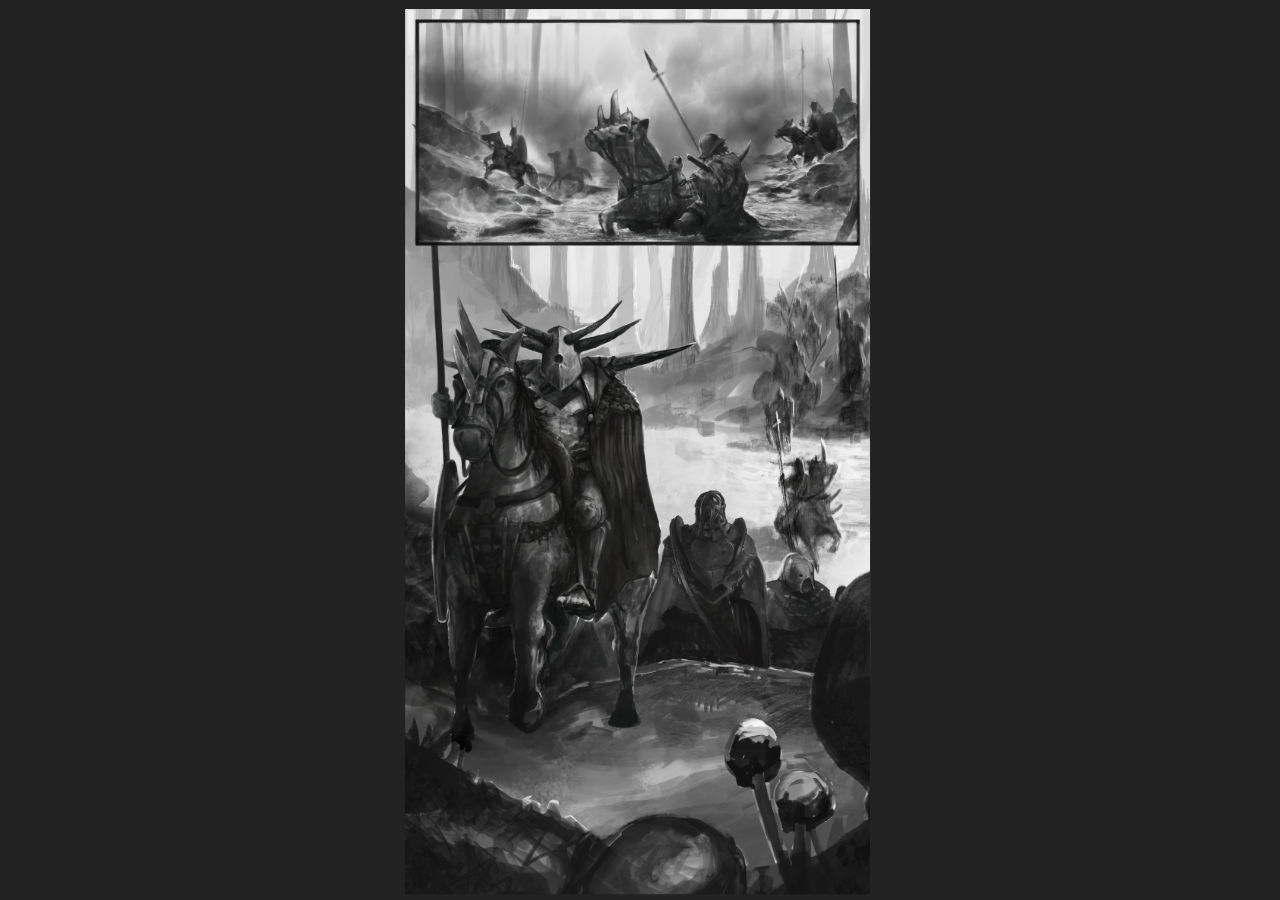
<file: index.html>
<!DOCTYPE html>
<html>
    <head>
        <meta charset="utf-8">
        <link rel="stylesheet" type="text/css" href="static/css/style.css"/>
    </head>
    <body>
        <svg id="page" viewBox="0 0 160 300">
        
            <defs>
                <clipPath id="cut-off-bottom">
                      <rect x="1" y="1" width="156" height="298" />
                </clipPath>
            </defs>
            
            <g id="paralax" clip-path="url(#cut-off-bottom)">
                <image id="back" xlink:href="static/images/01/back.png" x="-2" y="0" height="300" width="164"/>
                <image id="men" xlink:href="static/images/01/men.png" x="2" y="1" height="295" width="157"/>
                <image id="rider" xlink:href="static/images/01/rider.png" x="3" y="22" height="232" width="96"/>
                <image id="skulls" xlink:href="static/images/01/skulls.png" x="-6" y="185" height="121" width="172"/>
            </g>
            
            <g>
                <image xlink:href="static/images/01/plain.png" x="4" y="5" height="77" width="150"/>
            </g>    
        
        </svg>
        <script type="text/javascript">
            window.onload = function(){
                var paraBox = document.getElementById("page");
                var bX = parseInt(document.getElementById("back").getAttribute("x")),
                    bY = parseInt(document.getElementById("back").getAttribute("y")),
                    mX = parseInt(document.getElementById("men").getAttribute("x")),
                    mY = parseInt(document.getElementById("men").getAttribute("y")),
                    rX = parseInt(document.getElementById("rider").getAttribute("x")),
                    rY = parseInt(document.getElementById("rider").getAttribute("y")),
                    sX = parseInt(document.getElementById("skulls").getAttribute("x")),
                    sY = parseInt(document.getElementById("skulls").getAttribute("y"));
            
                paraBox.onmousemove = function ( event ) {
                    event = event || window.event;
                    var bbox = paraBox.getBBox();
                        x = event.clientX - step(bbox.x),
                        y = event.clientY,
                        svg = mouse2svg(x,y);
                                    
                    mouseParallax ( 'back', bX, bY, svg[0], svg[1], 1 );
                    mouseParallax ( 'men', mX, mY, svg[0], svg[1], 2 );
                    mouseParallax ( 'rider', rX, rY, svg[0], svg[1], 3 );
                    mouseParallax ( 'skulls', sX, sY, svg[0], svg[1], 4 );
                }
            }    
           
            function step(units){
                var height = window.innerHeight,
                    s = height/300,
                    px = units*s;
                return px;
            }
            
            function mouse2svg(mouseX, mouseY){
                var page = document.getElementById("page"),
                    height = window.innerHeight,
                    s = 300/height,
                    svgX = mouseX*s,
                    svgY = mouseY*s;
                return [svgX, svgY];
            }
            
            function mouseParallax ( id, svgX, svgY, mouseX, mouseY, speed ) {
                var obj = document.getElementById ( id );
                var parentObj = obj.parentNode.getBBox(), 
                    containerWidth = parentObj.width,
                    containerHeight = parentObj.height,
                    ow = parseInt(obj.getAttribute("width")),
                    oh = parseInt(obj.getAttribute("height")), 
                    newX = svgX - ((( mouseX - ( ow / 2 + svgX ) ) / containerWidth ) * speed );
                    newY = svgY - ((( mouseY - ( oh / 2 + svgY ) ) / containerHeight ) * speed );
                    
                    obj.setAttribute("x", newX);
                    obj.setAttribute("y", newY);

            }
        </script>
    </body>
</html>
</file>
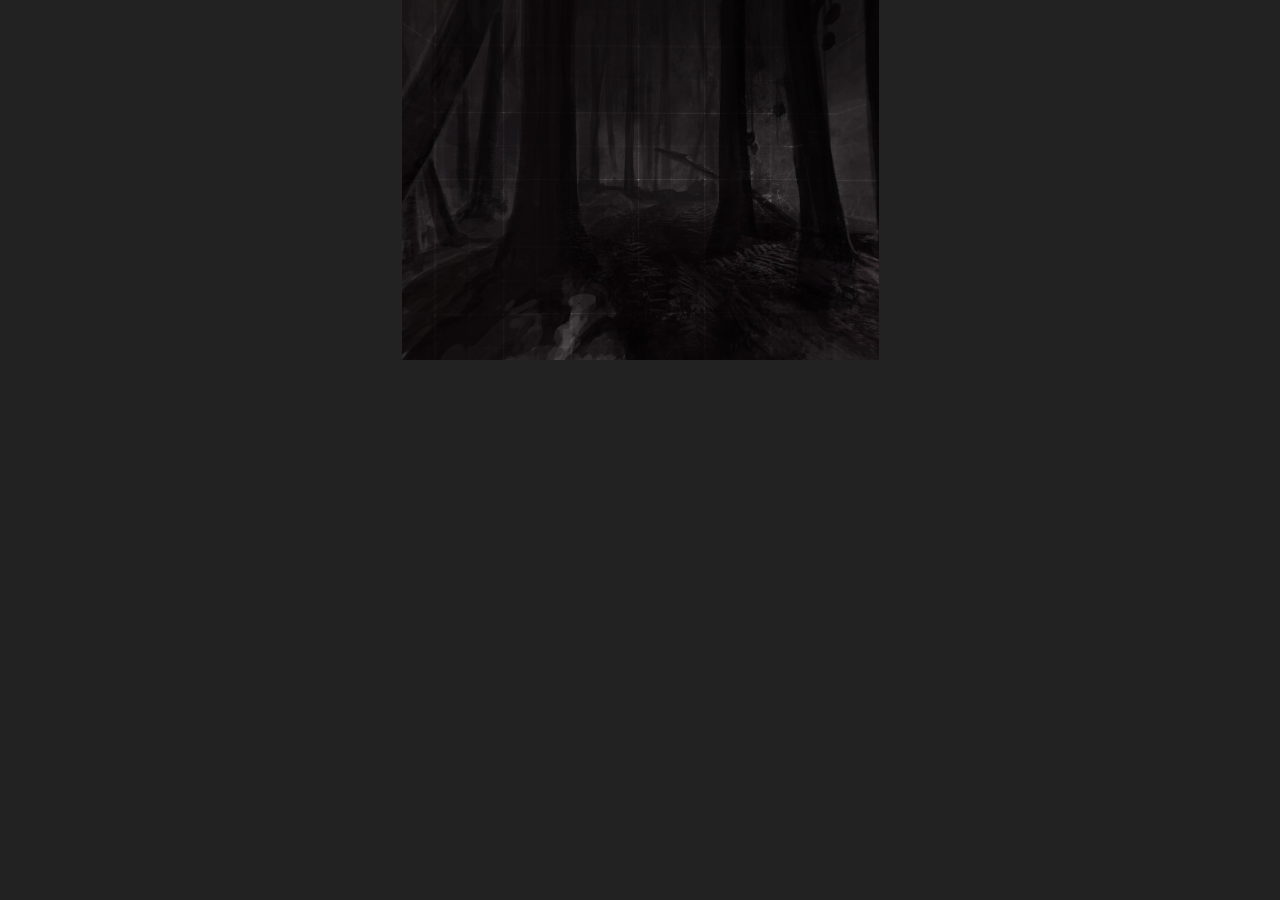
<file: index2.html>
<!DOCTYPE html>
<html>
    <head>
        <meta charset="utf-8">
        <meta name="viewport" content="width=device-width, initial-scale=1.0">
        <title>Panorama</title>
        <link rel="stylesheet" type="text/css" href="static/css/style.css"/>
        <link rel="stylesheet" type="text/css" href="static/pannellum/pannellum.css"/>
    </head>
    <body>
        <div id="panorama"></div>
        <script src="static/pannellum/pannellum.js"></script>
        <script>
            pannellum.viewer('panorama', {
                    "type": "equirectangular",
                    "panorama": "static/images/02/panorama.jpg",
                    "autoLoad": true,
                    "showControls": false,
                    "autoRotate": -2,
            });
        </script>
    </body>
</html>
</file>
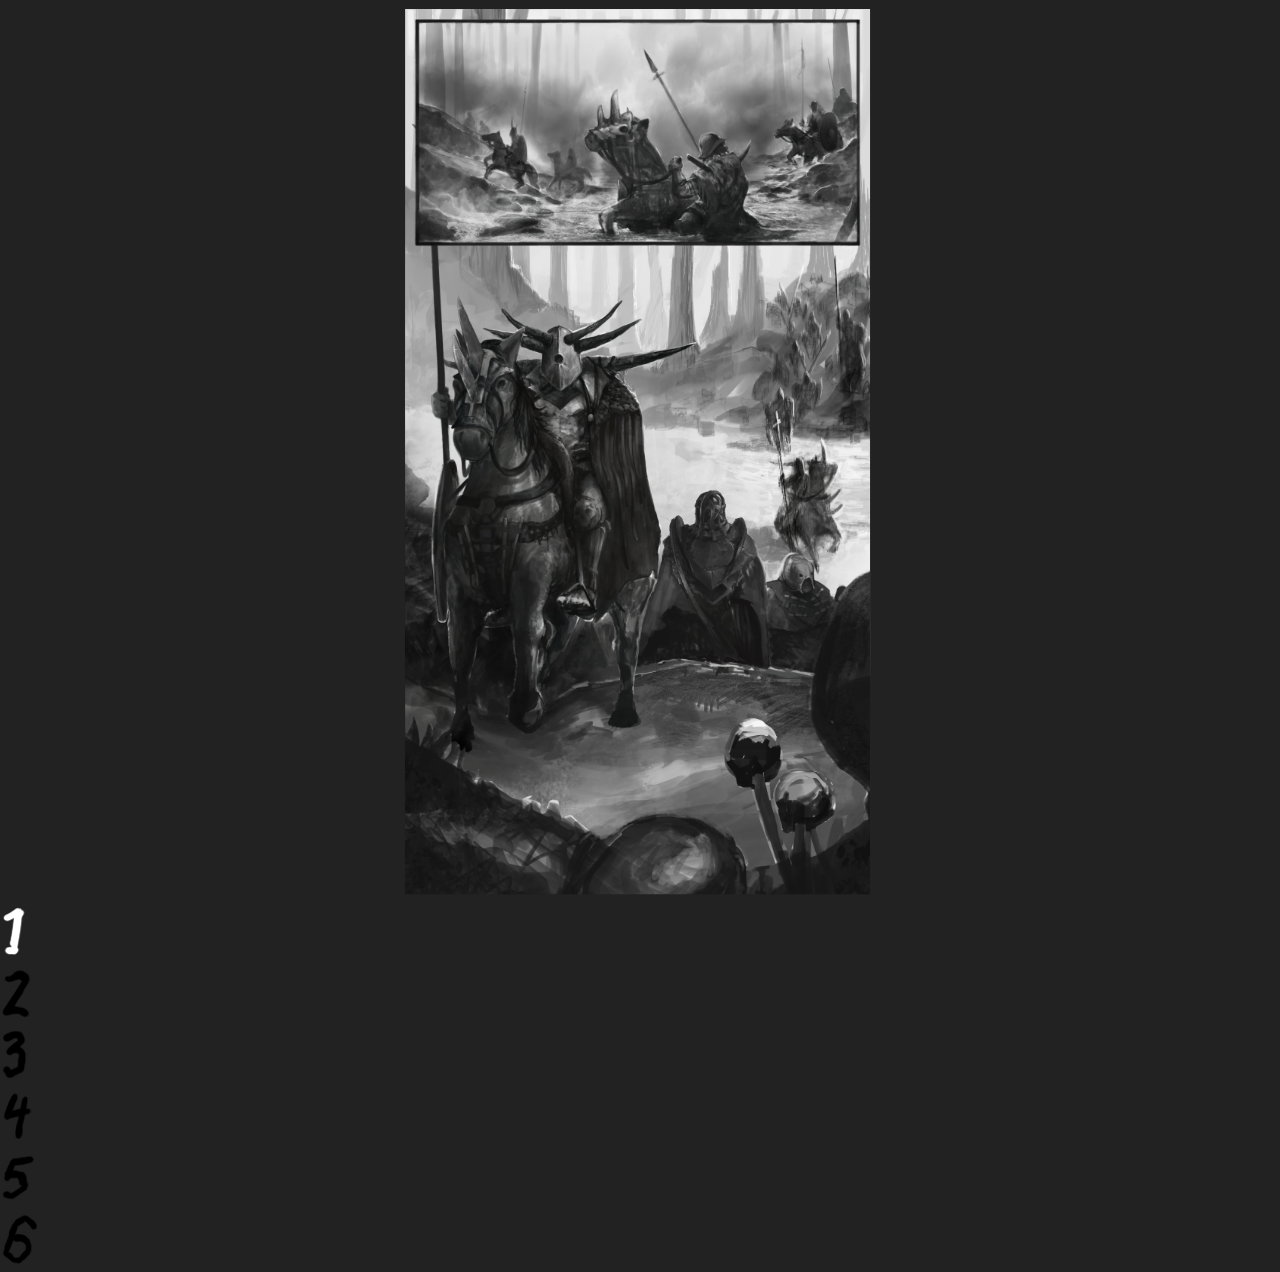
<file: page1.html>
<!DOCTYPE html>
<html>
    <head>
        <meta charset="utf-8">
        <title>1 | RUSH</title>
        <link rel="stylesheet" type="text/css" href="static/css/style.css"/>
    </head>
    <body>
        <svg id="page" viewBox="0 0 160 300">
        
            <defs>
                <clipPath id="cut-off-bottom">
                      <rect x="1" y="1" width="156" height="298" />
                </clipPath>
            </defs>
            
            <g id="paralax" clip-path="url(#cut-off-bottom)">
                <image id="back" xlink:href="static/images/01/back.png" x="-2" y="0" height="300" width="164"/>
                <image id="men" xlink:href="static/images/01/men.png" x="2" y="1" height="295" width="157"/>
                <image id="rider" xlink:href="static/images/01/rider.png" x="3" y="22" height="232" width="96"/>
                <image id="skulls" xlink:href="static/images/01/skulls.png" x="-6" y="185" height="121" width="172"/>
            </g>
            
            <g>
                <image xlink:href="static/images/01/plain.png" x="4" y="5" height="77" width="150"/>
            </g>    
        
        </svg>
        <ul class="paginator">
            <li><a href="page1.html"><img src="static/images/pages/01i.png" alt="1"></a></li>
            <li><a href="page2.html"><img src="static/images/pages/02.png" alt="2"></a></li>
            <li><a href="page3.html"><img src="static/images/pages/03.png" alt="3"></a></li>
            <li><a href="page4.html"><img src="static/images/pages/04.png" alt="4"></a></li>
            <li><a href="page5.html"><img src="static/images/pages/05.png" alt="5"></a></li>
            <li><a href="page6.html"><img src="static/images/pages/06.png" alt="6"></a></li>
        </ul>
        <script type="text/javascript">
            window.onload = function(){
                var paraBox = document.getElementById("page");
                var bX = parseInt(document.getElementById("back").getAttribute("x")),
                    bY = parseInt(document.getElementById("back").getAttribute("y")),
                    mX = parseInt(document.getElementById("men").getAttribute("x")),
                    mY = parseInt(document.getElementById("men").getAttribute("y")),
                    rX = parseInt(document.getElementById("rider").getAttribute("x")),
                    rY = parseInt(document.getElementById("rider").getAttribute("y")),
                    sX = parseInt(document.getElementById("skulls").getAttribute("x")),
                    sY = parseInt(document.getElementById("skulls").getAttribute("y"));
            
                paraBox.onmousemove = function ( event ) {
                    event = event || window.event;
                    var bbox = paraBox.getBBox();
                        x = event.clientX - step(bbox.x),
                        y = event.clientY,
                        svg = mouse2svg(x,y);
                                    
                    mouseParallax ( 'back', bX, bY, svg[0], svg[1], 1 );
                    mouseParallax ( 'men', mX, mY, svg[0], svg[1], 1.5 );
                    mouseParallax ( 'rider', rX, rY, svg[0], svg[1], 2 );
                    mouseParallax ( 'skulls', sX, sY, svg[0], svg[1], 3.5 );
                }
            }    
           
            function step(units){
                var height = window.innerHeight,
                    s = height/300,
                    px = units*s;
                return px;
            }
            
            function mouse2svg(mouseX, mouseY){
                var page = document.getElementById("page"),
                    height = window.innerHeight,
                    s = 300/height,
                    svgX = mouseX*s,
                    svgY = mouseY*s;
                return [svgX, svgY];
            }
            
            function mouseParallax ( id, svgX, svgY, mouseX, mouseY, speed ) {
                var obj = document.getElementById ( id );
                var parentObj = obj.parentNode.getBBox(), 
                    containerWidth = parentObj.width,
                    containerHeight = parentObj.height,
                    ow = parseInt(obj.getAttribute("width")),
                    oh = parseInt(obj.getAttribute("height")), 
                    newX = svgX - ((( mouseX - ( ow / 2 + svgX ) ) / containerWidth ) * speed );
                    newY = svgY - ((( mouseY - ( oh / 2 + svgY ) ) / containerHeight ) * speed );
                    
                    obj.setAttribute("x", newX);
                    obj.setAttribute("y", newY);

            }
        </script>
    </body>
</html>
</file>
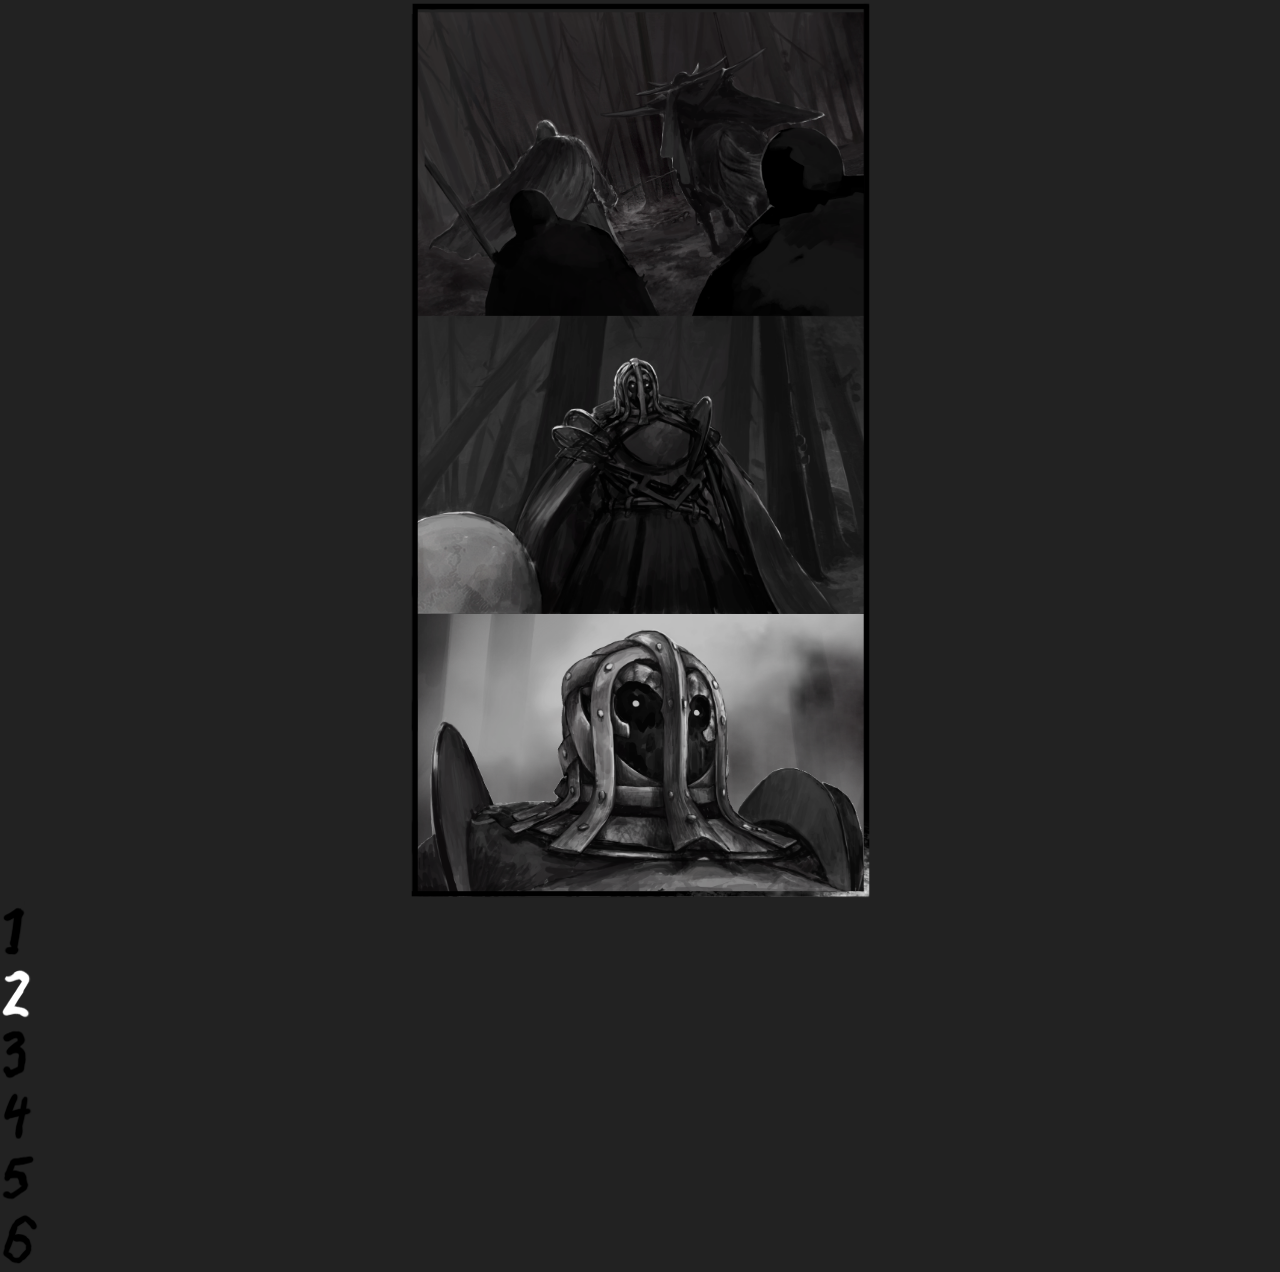
<file: page2.html>
<!DOCTYPE html>
<html>
    <head>
        <meta charset="utf-8">
        <title>2 | RUSH</title>
        <link rel="stylesheet" type="text/css" href="static/css/style.css"/>
    </head>
    <body>
        <svg id="page" viewBox="0 0 160 300">
        
            <defs>
                <clipPath id="cut-off">
                      <rect x="5" y="0" width="150" height="300" />
                </clipPath>
            </defs>
            
            <g clip-path="url(#cut-off)">
                <g>
                    <image xlink:href="static/images/02/top-back.png" x="0" y="1.5" height="120" width="160"/>
                    <image id="men" xlink:href="static/images/02/top-front.png" x="10" y="40" height="80" width="160"/>
                </g>
                <g>
                    <image xlink:href="static/images/02/bottom-back.png" x="0" y="190" height="110" width="160"/>
                    <image id="fog" xlink:href="static/images/02/bottom-fog.png" x="0" y="190" height="110" width="320"/>
                    <image xlink:href="static/images/02/bottom-front.png" x="0" y="210" height="90" width="160"/>
                </g>
                <g>
                    <image xlink:href="static/images/02/middle.png" x="0" y="105" height="100" width="160"/>
                </g>

            </g>
                <image xlink:href="static/images/06/bottom-border.png" x="0" y="0" height="300" width="160"/>
                    <animate
                        xlink:href="#men" 
                        attributeName="x"
                        from="10"
                        to="0"
                        dur="3s"
                        begin="0s"
                        fill="freeze"
                        restart="whenNotActive"
                        id="knight-anim"
                    />
                    <animate
                        xlink:href="#fog" 
                        attributeName="x"
                        from="0"
                        to="-160"
                        dur="20s"
                        begin="0s"
                        fill="freeze"
                        repeatCount="indefinite"
                        restart="always"
                        id="knight-anim"
                    />
        </svg>
        <ul class="paginator">
            <li><a href="page1.html"><img src="static/images/pages/01.png" alt="1"></a></li>
            <li><a href="page2.html"><img src="static/images/pages/02i.png" alt="2"></a></li>
            <li><a href="page3.html"><img src="static/images/pages/03.png" alt="3"></a></li>
            <li><a href="page4.html"><img src="static/images/pages/04.png" alt="4"></a></li>
            <li><a href="page5.html"><img src="static/images/pages/05.png" alt="5"></a></li>
            <li><a href="page6.html"><img src="static/images/pages/06.png" alt="6"></a></li>
        </ul>
    </body>
</html>
</file>
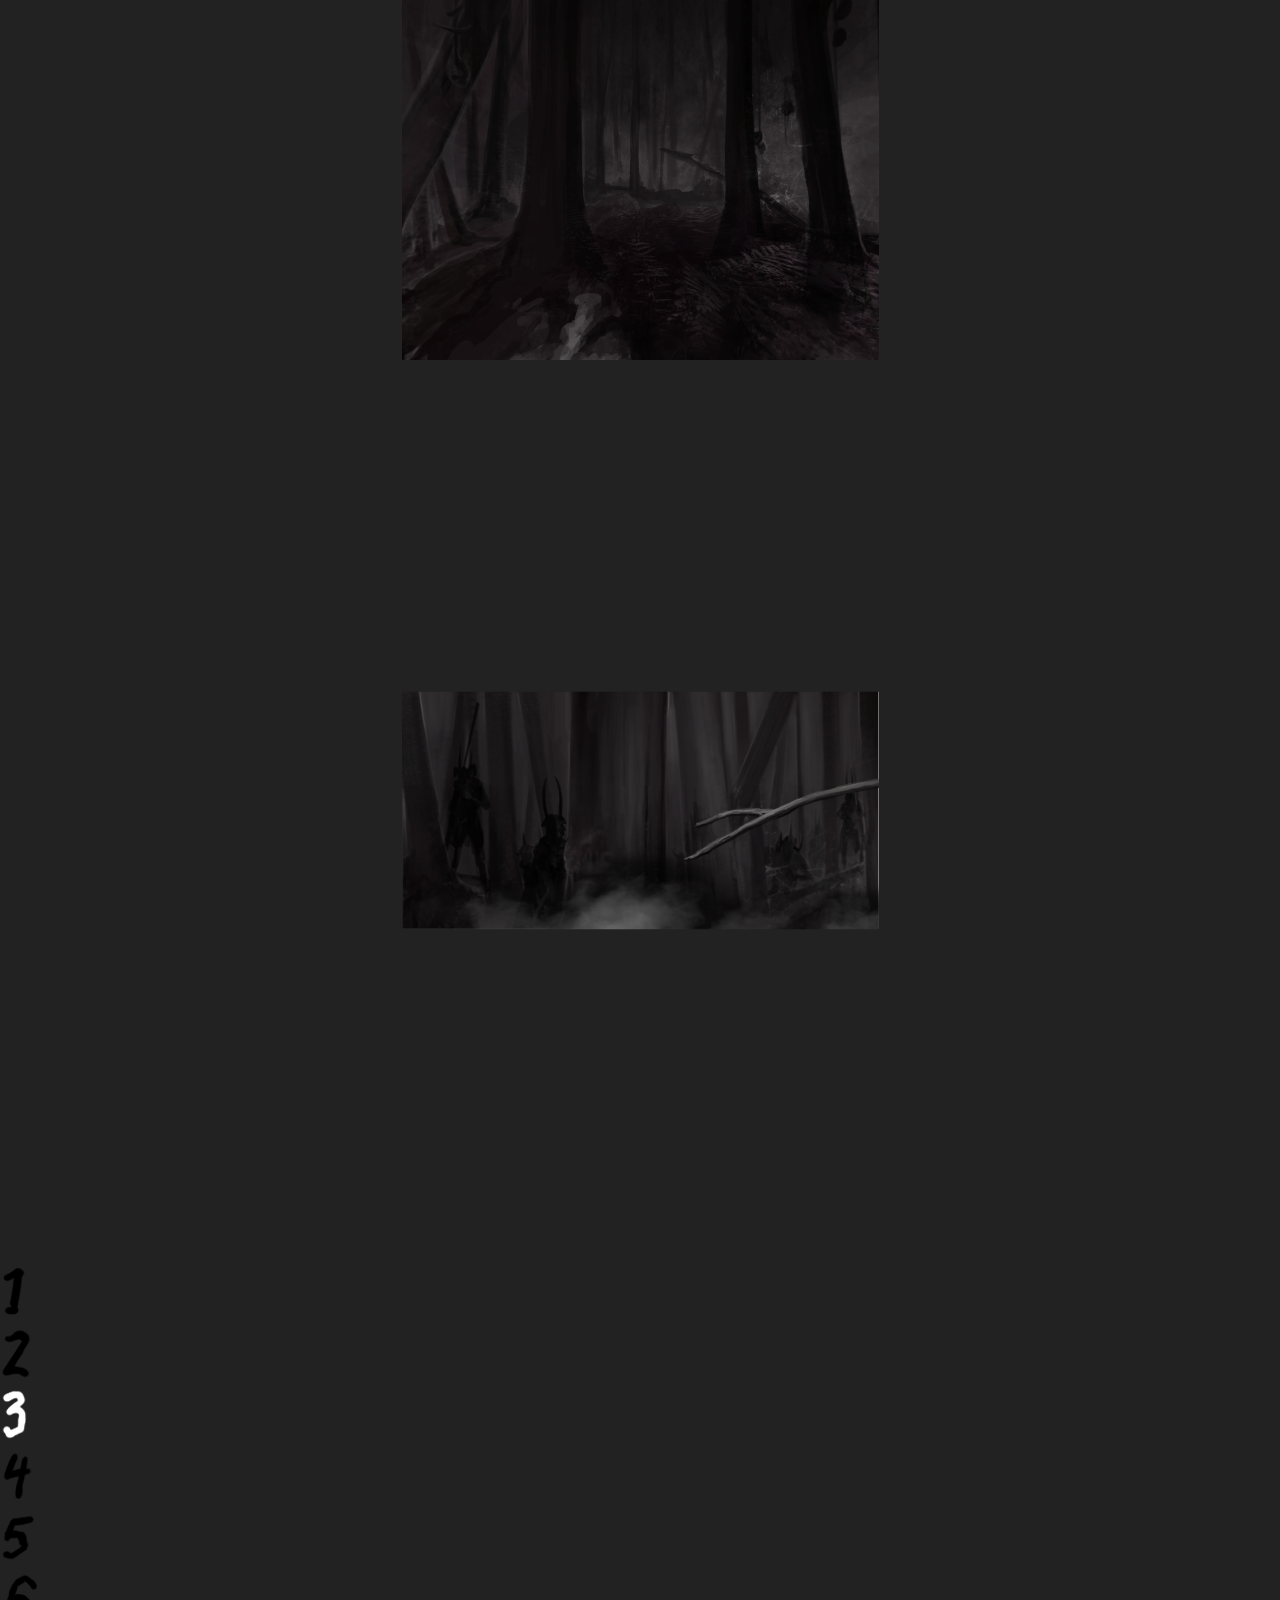
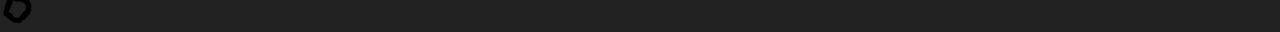
<file: page3.html>
<!DOCTYPE html>
<html>
    <head>
        <meta charset="utf-8">
        <title>3 | RUSH</title>
        <link rel="stylesheet" type="text/css" href="static/css/style.css"/>
        <link rel="stylesheet" type="text/css" href="static/pannellum/pannellum.css"/>
    </head>
    <body>
        <div id="panorama"></div>
        <svg id="page" class="small" viewBox="0 0 160 80">
        
            <defs>
                <clipPath id="cut-off">
                      <rect x="76.6" y="122" width="77" height="146" />
                </clipPath>
            </defs>
            
            <g>
                <image xlink:href="static/images/03/bottom-back.png" x="0" y="0" height="80" width="160" />
                <image class="animated" id="fog" xlink:href="static/images/03/bottom-front.png" x="0" y="40" height="40" width="300" />
                    <animate
                        xlink:href="#fog" 
                        attributeName="x"
                        from="0"
                        to="-140"
                        dur="40s"
                        begin="0"
                        fill="freeze"
                        repeatCount="indefinite"
                        restart="allways"
                        id="knight-anim"
                    />
            </g>    
        
        </svg>
        <ul class="paginator">
            <li><a href="page1.html"><img src="static/images/pages/01.png" alt="1"></a></li>
            <li><a href="page2.html"><img src="static/images/pages/02.png" alt="2"></a></li>
            <li><a href="page3.html"><img src="static/images/pages/03i.png" alt="3"></a></li>
            <li><a href="page4.html"><img src="static/images/pages/04.png" alt="4"></a></li>
            <li><a href="page5.html"><img src="static/images/pages/05.png" alt="5"></a></li>
            <li><a href="page6.html"><img src="static/images/pages/06.png" alt="6"></a></li>
        </ul>
        <script src="static/pannellum/pannellum.js"></script>
        <script type="text/javascript">
            pannellum.viewer('panorama', {
                    "type": "equirectangular",
                    "panorama": "static/images/03/panorama.png",
                    "autoLoad": true,
                    "showControls": false,
                    "autoRotate": 1,
            });
        </script>
    </body>
</html>
</file>
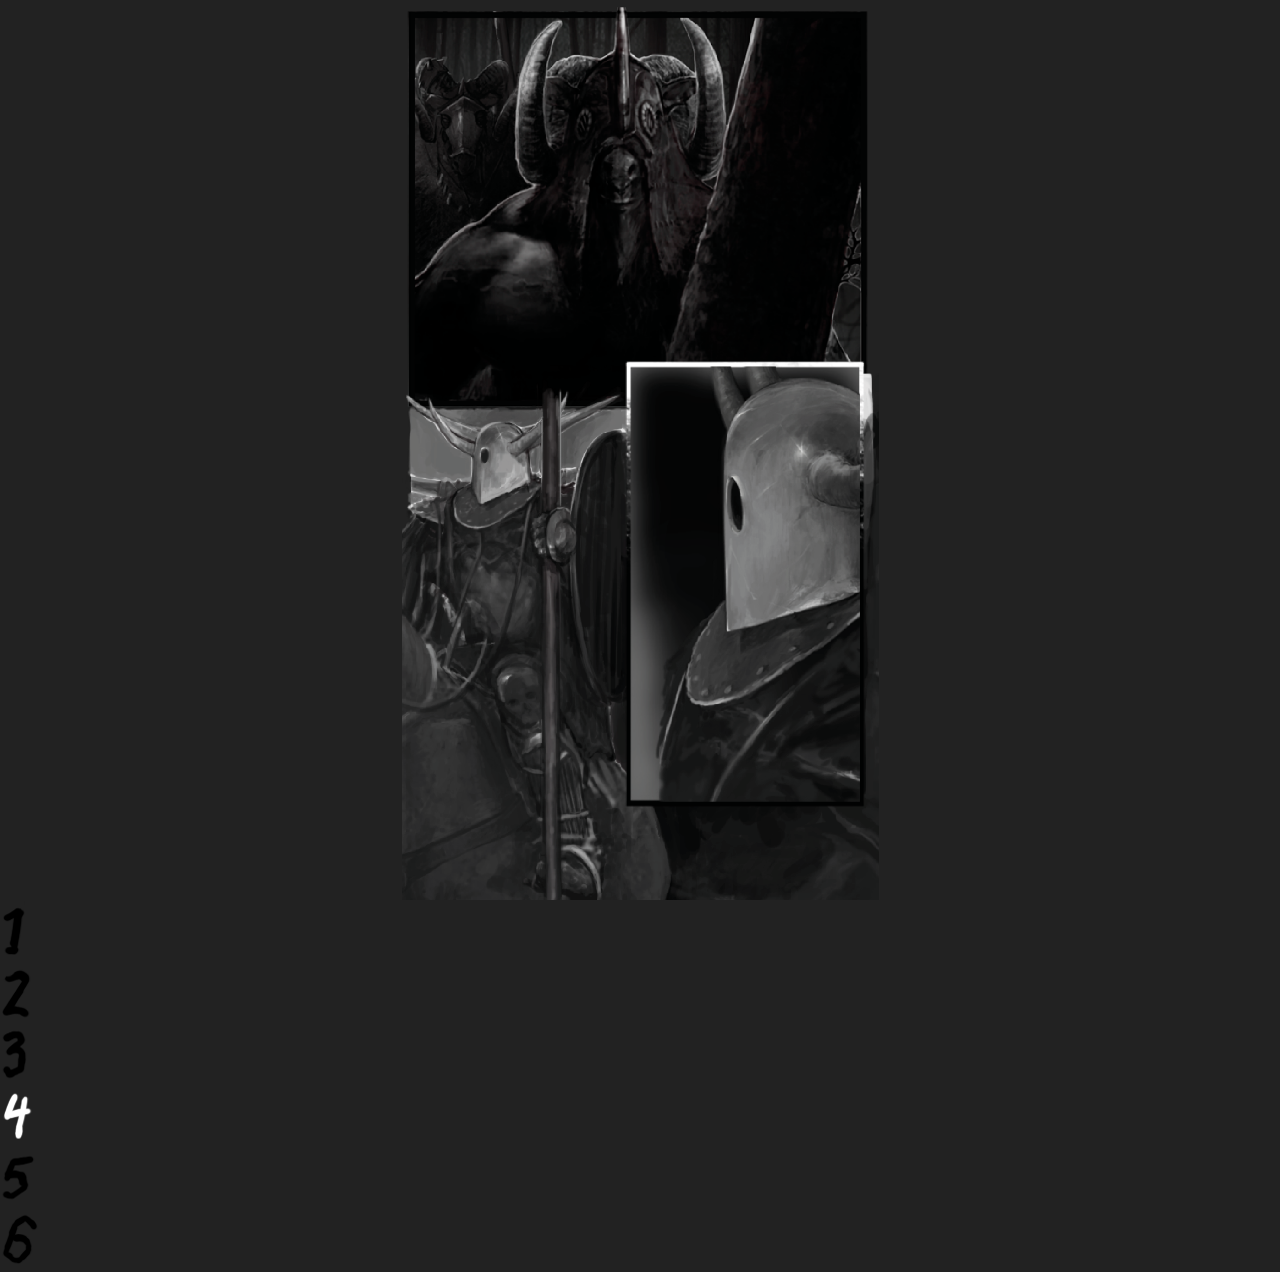
<file: page4.html>
<!DOCTYPE html>
<html>
    <head>
        <meta charset="utf-8">
        <title>4 | RUSH</title>
        <link rel="stylesheet" type="text/css" href="static/css/style.css"/>
    </head>
    <body>
        <svg id="page" viewBox="0 0 160 300">
        
            <defs>
                <clipPath id="cut-off">
                      <rect x="76.6" y="122" width="77" height="146" />
                </clipPath>
            </defs>
            
            <g>
                <image xlink:href="static/images/04/top.png" x="1.5" y="1.5" height="134" width="155"/>
            </g>
            <g>
                <image xlink:href="static/images/04/knight.png" x="-30" y="115" height="195" width="195" />
            </g>
            <g>
                <image xlink:href="static/images/04/back-animation.png" x="76" y="121" height="148" width="78" />
                <image id="anim" xlink:href="static/images/04/border-animaton.png" x="75" y="120" height="150" width="80" />
                <image class="animated" id="knight" clip-path="url(#cut-off)" xlink:href="static/images/04/knight-animation.png" x="114" y="121" height="157.5" width="114" />
                    <animate
                        xlink:href="#knight" 
                        attributeName="x"
                        from="114"
                        to="72"
                        dur="1s"
                        begin="0s"
                        fill="freeze"
                        restart="whenNotActive"
                        id="knight-anim"
                    />
            </g>    
        
        </svg>
        <ul class="paginator">
            <li><a href="page1.html"><img src="static/images/pages/01.png" alt="1"></a></li>
            <li><a href="page2.html"><img src="static/images/pages/02.png" alt="2"></a></li>
            <li><a href="page3.html"><img src="static/images/pages/03.png" alt="3"></a></li>
            <li><a href="page4.html"><img src="static/images/pages/04i.png" alt="4"></a></li>
            <li><a href="page5.html"><img src="static/images/pages/05.png" alt="5"></a></li>
            <li><a href="page6.html"><img src="static/images/pages/06.png" alt="6"></a></li>
        </ul>
    </body>
</html>
</file>
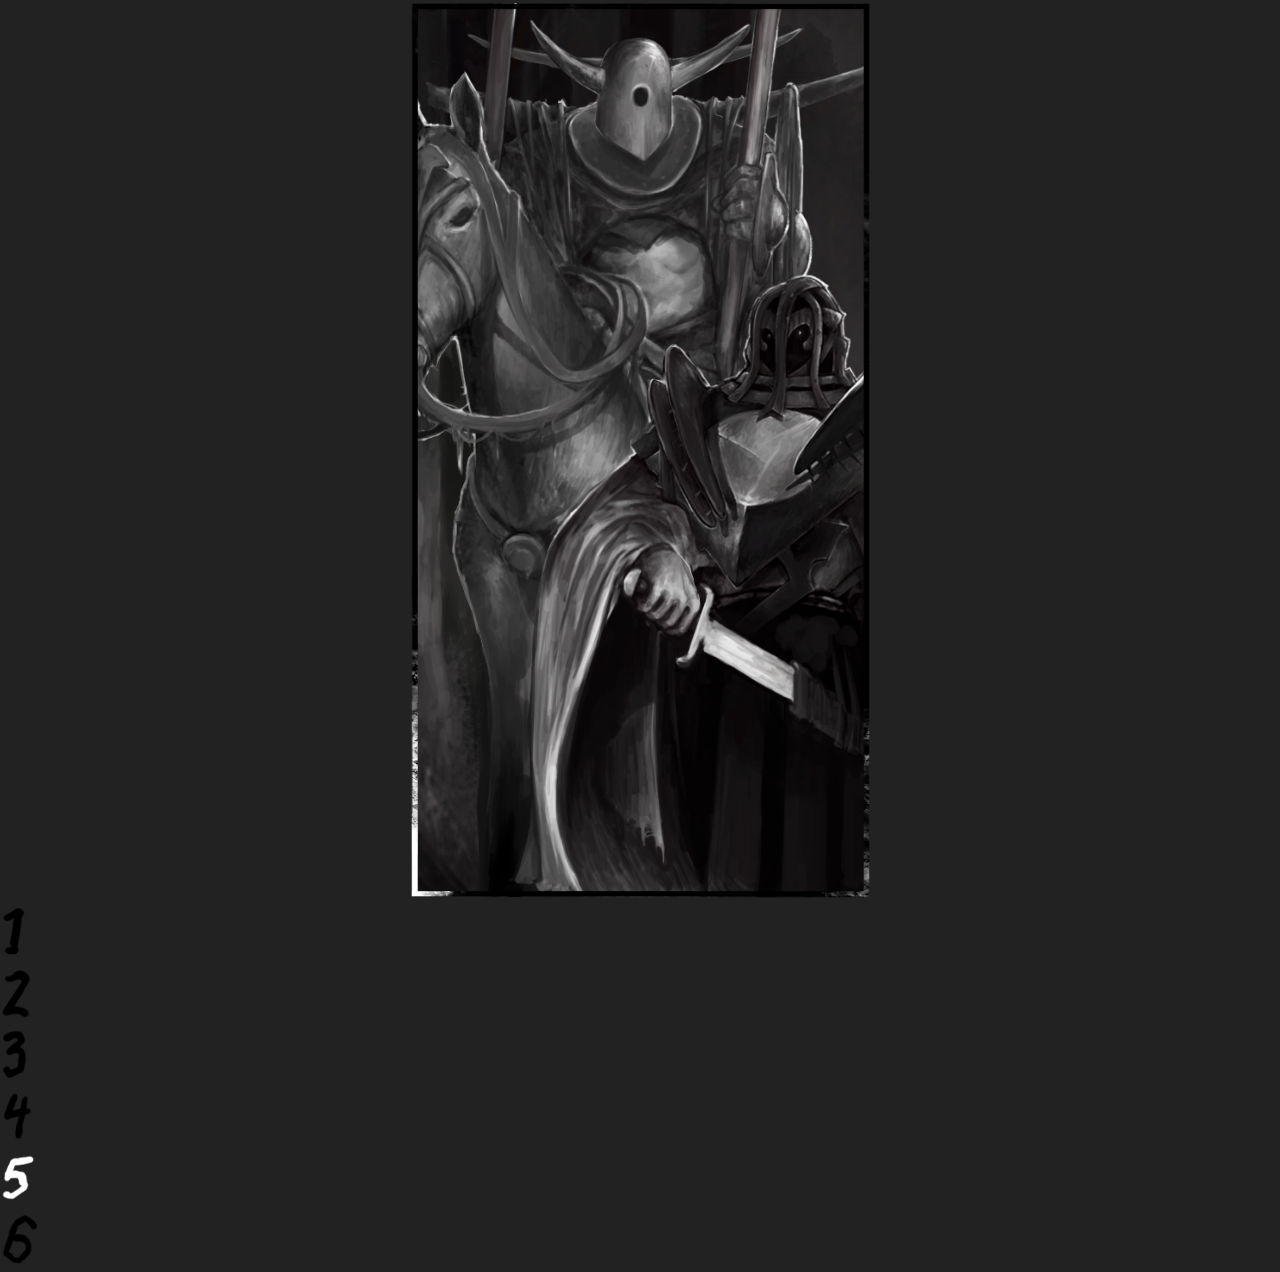
<file: page5.html>
<!DOCTYPE html>
<html>
    <head>
        <meta charset="utf-8">
        <title>5 | RUSH</title>
        <link rel="stylesheet" type="text/css" href="static/css/style.css"/>
    </head>
    <body>
        <svg id="page" viewBox="0 0 160 300">
            <defs>
                <clipPath id="cut-off">
                      <rect x="5" y="0" width="150" height="300" />
                </clipPath>
            </defs>
            <g clip-path="url(#cut-off)">
                <image xlink:href="static/images/05/back.png" x="0" y="0" height="300" width="160"/>
                <image id="back" xlink:href="static/images/05/back-man.png" x="-80" y="0" height="300" width="300"/>
                <image id="front" xlink:href="static/images/05/front-man.png" x="-2" y="90" height="215" width="210"/>
            </g>
            <image xlink:href="static/images/05/border.png" x="0" y="0" height="300" width="160"/>
        </svg>
        <ul class="paginator">
            <li><a href="page1.html"><img src="static/images/pages/01.png" alt="1"></a></li>
            <li><a href="page2.html"><img src="static/images/pages/02.png" alt="2"></a></li>
            <li><a href="page3.html"><img src="static/images/pages/03.png" alt="3"></a></li>
            <li><a href="page4.html"><img src="static/images/pages/04.png" alt="4"></a></li>
            <li><a href="page5.html"><img src="static/images/pages/05i.png" alt="5"></a></li>
            <li><a href="page6.html"><img src="static/images/pages/06.png" alt="6"></a></li>
        </ul>
        <script type="text/javascript">
            window.onload = function(){
                var paraBox = document.getElementById("page");
                var bX = parseInt(document.getElementById("back").getAttribute("x")),
                    bY = parseInt(document.getElementById("back").getAttribute("y")),
                    mX = parseInt(document.getElementById("front").getAttribute("x")),
                    mY = parseInt(document.getElementById("front").getAttribute("y"));
            
                paraBox.onmousemove = function ( event ) {
                    event = event || window.event;
                    var bbox = paraBox.getBBox();
                        x = event.clientX - step(bbox.x),
                        y = event.clientY,
                        svg = mouse2svg(x,y);
                                    
                    mouseParallax ( 'back', bX, bY, svg[0], svg[1], 2 );
                    mouseParallax ( 'front', mX, mY, svg[0], svg[1], 4 );
                }
            }    
           
            function step(units){
                var height = window.innerHeight,
                    s = height/300,
                    px = units*s;
                return px;
            }
            
            function mouse2svg(mouseX, mouseY){
                var page = document.getElementById("page"),
                    height = window.innerHeight,
                    s = 300/height,
                    svgX = mouseX*s,
                    svgY = mouseY*s;
                return [svgX, svgY];
            }
            
            function mouseParallax ( id, svgX, svgY, mouseX, mouseY, speed ) {
                var obj = document.getElementById ( id );
                var parentObj = obj.parentNode.getBBox(), 
                    containerWidth = parentObj.width,
                    containerHeight = parentObj.height,
                    ow = parseInt(obj.getAttribute("width")),
                    oh = parseInt(obj.getAttribute("height")), 
                    newX = svgX - ((( mouseX - ( ow / 2 + svgX ) ) / containerWidth ) * speed );
                    newY = svgY - ((( mouseY - ( oh / 2 + svgY ) ) / containerHeight ) * speed );
                    
                    obj.setAttribute("x", newX);
                    obj.setAttribute("y", newY);

            }
        </script>
    </body>
</html>
</file>
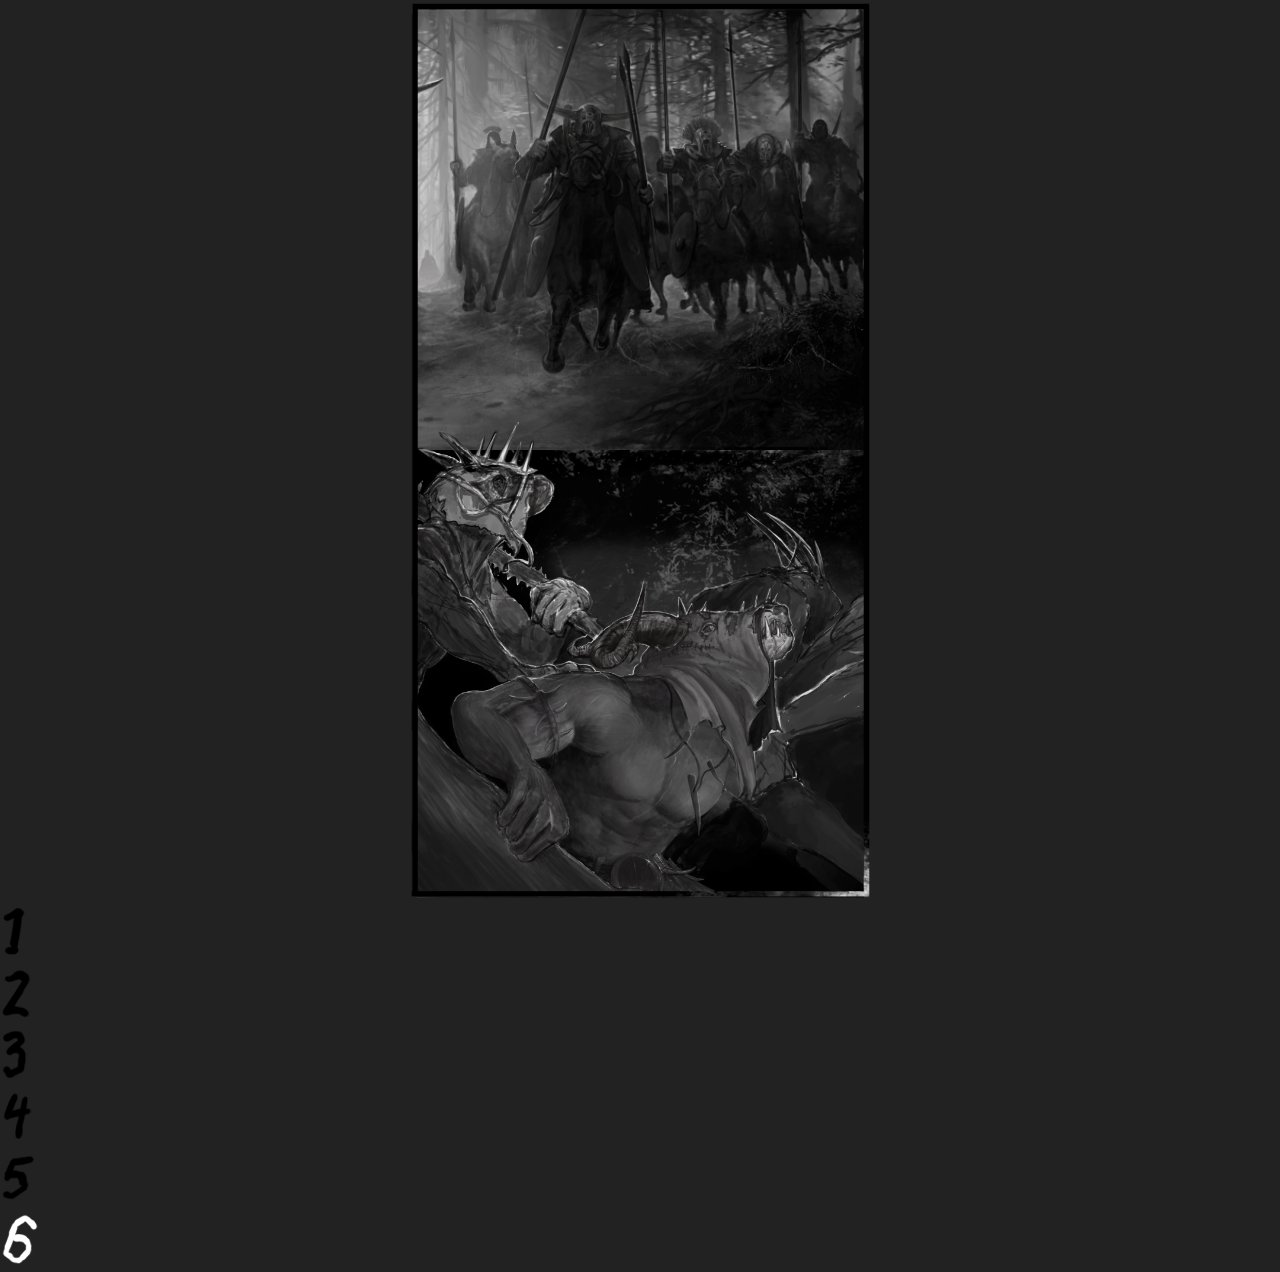
<file: page6.html>
<!DOCTYPE html>
<html>
    <head>
        <meta charset="utf-8">
        <title>6 | RUSH</title>
        <link rel="stylesheet" type="text/css" href="static/css/style.css"/>
    </head>
    <body>
        <svg id="page" viewBox="0 0 160 300">
        
            <defs>
                <clipPath id="cut-off">
                      <rect x="5" y="0" width="150" height="300" />
                </clipPath>
            </defs>
            
            <g clip-path="url(#cut-off)">
                <g>
                    <image id="knight" xlink:href="static/images/06/top.png" x="-95" y="1.5" height="150" width="250"/>
                </g>

                <g>
                    <image id="back" xlink:href="static/images/06/bottom-back.png" x="0" y="150" height="170" width="250"/>
                    <image xlink:href="static/images/06/bottom-front.png" x="0" y="140" height="165" width="160"/>
                </g>
            </g>
                <image xlink:href="static/images/06/bottom-border.png" x="0" y="0" height="300" width="160"/>
                    <animate
                        xlink:href="#knight" 
                        attributeName="x"
                        from="-95"
                        to="0"
                        dur="0.5s"
                        begin="1s"
                        fill="freeze"
                        restart="whenNotActive"
                        id="knight-anim"
                    />
                    <animate
                        xlink:href="#back" 
                        attributeName="x"
                        from="0"
                        to="-90"
                        dur="0.5s"
                        begin="1s"
                        fill="freeze"
                        restart="whenNotActive"
                        id="knight-anim"
                    />
        </svg>
        <ul class="paginator">
            <li><a href="page1.html"><img src="static/images/pages/01.png" alt="1"></a></li>
            <li><a href="page2.html"><img src="static/images/pages/02.png" alt="2"></a></li>
            <li><a href="page3.html"><img src="static/images/pages/03.png" alt="3"></a></li>
            <li><a href="page4.html"><img src="static/images/pages/04.png" alt="4"></a></li>
            <li><a href="page5.html"><img src="static/images/pages/05.png" alt="5"></a></li>
            <li><a href="page6.html"><img src="static/images/pages/06i.png" alt="6"></a></li>
        </ul>
        <script type="text/javascript">
            window.onload = function(){
                var paraBox = document.getElementById("page");
                var bX = parseInt(document.getElementById("back").getAttribute("x")),
                    bY = parseInt(document.getElementById("back").getAttribute("y")),
                    mX = parseInt(document.getElementById("men").getAttribute("x")),
                    mY = parseInt(document.getElementById("men").getAttribute("y")),
                    rX = parseInt(document.getElementById("rider").getAttribute("x")),
                    rY = parseInt(document.getElementById("rider").getAttribute("y")),
                    sX = parseInt(document.getElementById("skulls").getAttribute("x")),
                    sY = parseInt(document.getElementById("skulls").getAttribute("y"));
            
                paraBox.onmousemove = function ( event ) {
                    event = event || window.event;
                    var bbox = paraBox.getBBox();
                        x = event.clientX - step(bbox.x),
                        y = event.clientY,
                        svg = mouse2svg(x,y);
                                    
                    mouseParallax ( 'back', bX, bY, svg[0], svg[1], 1 );
                    mouseParallax ( 'men', mX, mY, svg[0], svg[1], 1.5 );
                    mouseParallax ( 'rider', rX, rY, svg[0], svg[1], 2 );
                    mouseParallax ( 'skulls', sX, sY, svg[0], svg[1], 3.5 );
                }
            }    
           
            function step(units){
                var height = window.innerHeight,
                    s = height/300,
                    px = units*s;
                return px;
            }
            
            function mouse2svg(mouseX, mouseY){
                var page = document.getElementById("page"),
                    height = window.innerHeight,
                    s = 300/height,
                    svgX = mouseX*s,
                    svgY = mouseY*s;
                return [svgX, svgY];
            }
            
            function mouseParallax ( id, svgX, svgY, mouseX, mouseY, speed ) {
                var obj = document.getElementById ( id );
                var parentObj = obj.parentNode.getBBox(), 
                    containerWidth = parentObj.width,
                    containerHeight = parentObj.height,
                    ow = parseInt(obj.getAttribute("width")),
                    oh = parseInt(obj.getAttribute("height")), 
                    newX = svgX - ((( mouseX - ( ow / 2 + svgX ) ) / containerWidth ) * speed );
                    newY = svgY - ((( mouseY - ( oh / 2 + svgY ) ) / containerHeight ) * speed );
                    
                    obj.setAttribute("x", newX);
                    obj.setAttribute("y", newY);

            }
        </script>
    </body>
</html>
</file>
<file: static/css/style.css>
*{
    margin:0;
    padding:0;
    box-sizing:border-box;
}

body{
    background-color:#222;
}

svg {
    width:53vh;
    height:100vh;
    margin:0 auto;
    display:block;
}

#panorama {
    margin-top:1rem;
    width:53vh;
    height:40vh;
    display:block;
    margin:0 auto;
}

.animated{
    cursor: url(../images/sommon/play.png);
}
</file>
<file: static/pannellum/pannellum.css>
/* Pannellum 2.3.2, https://github.com/mpetroff/pannellum */
.pnlm-container{margin:0;padding:0;overflow:hidden;position:relative;cursor:default;width:100%;height:100%;font-family:Helvetica,"Nimbus Sans L","Liberation Sans",Arial,sans-serif;background:#f4f4f4 url('data:image/svg+xml,%3Csvg%20xmlns%3D%22http%3A%2F%2Fwww.w3.org%2F2000%2Fsvg%22%20width%3D%2267%22%20height%3D%22100%22%20viewBox%3D%220%200%2067%20100%22%3E%0A%3Cpath%20stroke%3D%22%23ccc%22%20fill%3D%22none%22%20d%3D%22M33.5%2C50%2C0%2C63%2C33.5%2C75%2C67%2C63%2C33.5%2C50m-33.5-50%2C67%2C25m-0.5%2C0%2C0%2C75m-66.5-75%2C67-25m-33.5%2C75%2C0%2C25m0-100%2C0%2C50%22%2F%3E%0A%3C%2Fsvg%3E%0A') repeat;-webkit-user-select:none;-khtml-user-select:none;-moz-user-select:none;-o-user-select:none;-ms-user-select:none;user-select:none;outline:0;line-height:1.4;contain:content}.pnlm-container *{box-sizing:content-box}.pnlm-grab{cursor:url('data:image/svg+xml,%3Csvg%20xmlns%3D%22http%3A%2F%2Fwww.w3.org%2F2000%2Fsvg%22%20height%3D%2226%22%20width%3D%2226%22%3E%0A%3Cpath%20stroke%3D%22%23000%22%20stroke-width%3D%221px%22%20fill%3D%22%23fff%22%20d%3D%22m15.3%2020.5s6.38-6.73%204.64-8.24-3.47%201.01-3.47%201.01%203.61-5.72%201.41-6.49c-2.2-0.769-3.33%204.36-3.33%204.36s0.873-5.76-1.06-5.76-1.58%205.39-1.58%205.39-0.574-4.59-2.18-4.12c-1.61%200.468-0.572%205.51-0.572%205.51s-1.58-4.89-2.93-3.79c-1.35%201.11%200.258%205.25%200.572%206.62%200.836%202.43%202.03%202.94%202.17%205.55%22%2F%3E%0A%3C%2Fsvg%3E%0A') 12 8,default}.pnlm-grabbing{cursor:url('data:image/svg+xml,%3Csvg%20xmlns%3D%22http%3A%2F%2Fwww.w3.org%2F2000%2Fsvg%22%20height%3D%2226%22%20width%3D%2226%22%3E%0A%3Cpath%20stroke%3D%22%23000%22%20stroke-width%3D%221px%22%20fill%3D%22%23fff%22%20d%3D%22m15.3%2020.5s5.07-5.29%203.77-6.74c-1.31-1.45-2.53%200.14-2.53%200.14s2.74-3.29%200.535-4.06c-2.2-0.769-2.52%201.3-2.52%201.3s0.81-2.13-1.12-2.13-1.52%201.77-1.52%201.77-0.261-1.59-1.87-1.12c-1.61%200.468-0.874%202.17-0.874%202.17s-0.651-1.55-2-0.445c-1.35%201.11-0.68%202.25-0.365%203.62%200.836%202.43%202.03%202.94%202.17%205.55%22%2F%3E%0A%3C%2Fsvg%3E%0A') 12 8,default}.pnlm-sprite{background-image:url('data:image/svg+xml,%3Csvg%20xmlns%3D%22http%3A%2F%2Fwww.w3.org%2F2000%2Fsvg%22%20width%3D%2226%22%20height%3D%22208%22%3E%0A%3Ccircle%20fill-opacity%3D%22.78%22%20cy%3D%22117%22%20cx%3D%2213%22%20r%3D%2211%22%20fill%3D%22%23fff%22%2F%3E%0A%3Ccircle%20fill-opacity%3D%22.78%22%20cy%3D%22143%22%20cx%3D%2213%22%20r%3D%2211%22%20fill%3D%22%23fff%22%2F%3E%0A%3Ccircle%20cy%3D%22169%22%20cx%3D%2213%22%20r%3D%227%22%20fill%3D%22none%22%20stroke%3D%22%23000%22%20stroke-width%3D%222%22%2F%3E%0A%3Ccircle%20cy%3D%22195%22%20cx%3D%2213%22%20r%3D%227%22%20fill%3D%22none%22%20stroke%3D%22%23000%22%20stroke-width%3D%222%22%2F%3E%0A%3Ccircle%20cx%3D%2213%22%20cy%3D%22195%22%20r%3D%222.5%22%2F%3E%0A%3Cpath%20d%3D%22m5%2083v6h2v-4h4v-2zm10%200v2h4v4h2v-6zm-5%205v6h6v-6zm-5%205v6h6v-2h-4v-4zm14%200v4h-4v2h6v-6z%22%2F%3E%0A%3Cpath%20d%3D%22m13%20110a7%207%200%200%200%20-7%207%207%207%200%200%200%207%207%207%207%200%200%200%207%20-7%207%207%200%200%200%20-7%20-7zm-1%203h2v2h-2zm0%203h2v5h-2z%22%2F%3E%0A%3Cpath%20d%3D%22m5%2057v6h2v-4h4v-2zm10%200v2h4v4h2v-6zm-10%2010v6h6v-2h-4v-4zm14%200v4h-4v2h6v-6z%22%2F%3E%0A%3Cpath%20d%3D%22m17%2038v2h-8v-2z%22%2F%3E%0A%3Cpath%20d%3D%22m12%209v3h-3v2h3v3h2v-3h3v-2h-3v-3z%22%2F%3E%0A%3Cpath%20d%3D%22m13%20136-6.125%206.125h4.375v7.875h3.5v-7.875h4.375z%22%2F%3E%0A%3Cpath%20d%3D%22m10.428%20173.33v-5.77l5-2.89v5.77zm1-1.73%203-1.73-3.001-1.74z%22%2F%3E%0A%3C%2Fsvg%3E%0A')}.pnlm-container:-moz-full-screen{height:100%!important;width:100%!important}.pnlm-container:-webkit-full-screen{height:100%!important;width:100%!important}.pnlm-container:-ms-fullscreen{height:100%!important;width:100%!important}.pnlm-container:fullscreen{height:100%!important;width:100%!important}.pnlm-render-container{cursor:inherit;position:absolute;height:100%;width:100%}.pnlm-controls{margin-top:4px;background-color:#fff;border:1px solid #999;border-color:rgba(0,0,0,0.4);border-radius:3px;cursor:pointer;z-index:2;-webkit-transform:translateZ(9999px);transform:translateZ(9999px)}.pnlm-control:hover{background-color:#f8f8f8}.pnlm-controls-container{position:absolute;top:0;left:4px;z-index:1}.pnlm-zoom-controls{width:26px;height:52px}.pnlm-zoom-in{width:100%;height:50%;position:absolute;top:0;border-radius:3px 3px 0 0}.pnlm-zoom-out{width:100%;height:50%;position:absolute;bottom:0;background-position:0 -26px;border-top:1px solid #ddd;border-top-color:rgba(0,0,0,0.10);border-radius:0 0 3px 3px}.pnlm-fullscreen-toggle-button,.pnlm-orientation-button,.pnlm-hot-spot-debug-indicator{width:26px;height:26px}.pnlm-hot-spot-debug-indicator{position:absolute;top:50%;left:50%;width:26px;height:26px;margin:-13px 0 0 -13px;background-color:rgba(255,255,255,0.5);border-radius:13px;display:none}.pnlm-orientation-button-inactive{background-position:0 -156px}.pnlm-orientation-button-active{background-position:0 -182px}.pnlm-fullscreen-toggle-button-inactive{background-position:0 -52px}.pnlm-fullscreen-toggle-button-active{background-position:0 -78px}.pnlm-panorama-info{position:absolute;bottom:4px;background-color:rgba(0,0,0,0.7);border-radius:0 3px 3px 0;padding-right:10px;color:#fff;text-align:left;display:none;z-index:2;-webkit-transform:translateZ(9999px);transform:translateZ(9999px)}.pnlm-title-box{position:relative;font-size:20px;display:table;padding-left:5px;margin-bottom:3px}.pnlm-author-box{position:relative;font-size:12px;display:table;padding-left:5px}.pnlm-load-box{position:absolute;top:50%;left:50%;width:200px;height:150px;margin:-75px 0 0 -100px;background-color:rgba(0,0,0,0.7);border-radius:3px;text-align:center;font-size:20px;display:none;color:#fff}.pnlm-load-box p{margin:20px 0}.pnlm-lbox{position:absolute;top:50%;left:50%;width:20px;height:20px;margin:-10px 0 0 -10px;display:none}.pnlm-loading{animation-duration:1.5s;-webkit-animation-duration:1.5s;animation-name:pnlm-mv;-webkit-animation-name:pnlm-mv;animation-iteration-count:infinite;-webkit-animation-iteration-count:infinite;animation-timing-function:linear;-webkit-animation-timing-function:linear;height:10px;width:10px;background-color:#fff;position:relative}@keyframes pnlm-mv{from{left:0;top:0}25%{left:10px;top:0}50%{left:10px;top:10px}75%{left:0;top:10px}to{left:0;top:0}}@-webkit-keyframes pnlm-mv{from{left:0;top:0}25%{left:10px;top:0}50%{left:10px;top:10px}75%{left:0;top:10px}to{left:0;top:0}}.pnlm-load-button{position:absolute;top:50%;left:50%;width:200px;height:100px;margin:-50px 0 0 -100px;background-color:rgba(0,0,0,.7);border-radius:3px;text-align:center;font-size:20px;display:table;color:#fff;cursor:pointer}.pnlm-load-button:hover{background-color:rgba(0,0,0,.8)}.pnlm-load-button p{display:table-cell;vertical-align:middle}.pnlm-info-box{font-size:15px;position:absolute;top:50%;left:50%;width:200px;height:150px;margin:-75px 0 0 -100px;background-color:#000;border-radius:3px;display:table;text-align:center;color:#fff;table-layout:fixed}.pnlm-info-box a{color:#fff;word-wrap:break-word;overflow-wrap:break-word}.pnlm-info-box p{display:table-cell;vertical-align:middle;padding:0 5px 0 5px}.pnlm-error-msg{display:none}.pnlm-about-msg{font-size:11px;line-height:11px;color:#fff;padding:5px 8px 5px 8px;background:rgba(0,0,0,0.7);border-radius:3px;position:absolute;top:50px;left:50px;display:none;opacity:0;-moz-transition:opacity .3s ease-in-out;-webkit-transition:opacity .3s ease-in-out;-o-transition:opacity .3s ease-in-out;-ms-transition:opacity .3s ease-in-out;transition:opacity .3s ease-in-out;z-index:1}.pnlm-about-msg a:link,.pnlm-about-msg a:visited{color:#fff}.pnlm-about-msg a:hover,.pnlm-about-msg a:active{color:#eee}.pnlm-hotspot-base{position:absolute;visibility:hidden;cursor:default;vertical-align:middle;top:0;z-index:1}.pnlm-hotspot{height:26px;width:26px;border-radius:13px}.pnlm-hotspot:hover{background-color:rgba(255,255,255,0.2)}.pnlm-hotspot.pnlm-info{background-position:0 -104px}.pnlm-hotspot.pnlm-scene{background-position:0 -130px}div.pnlm-tooltip span{visibility:hidden;position:absolute;border-radius:3px;background-color:rgba(0,0,0,0.7);color:#fff;text-align:center;max-width:200px;padding:5px 10px;margin-left:-220px;cursor:default}div.pnlm-tooltip:hover span{visibility:visible}div.pnlm-tooltip:hover span:after{content:'';position:absolute;width:0;height:0;border-width:10px;border-style:solid;border-color:rgba(0,0,0,0.7) transparent transparent transparent;bottom:-20px;left:-10px;margin:0 50%}.pnlm-compass{position:absolute;width:50px;height:50px;right:4px;bottom:4px;border-radius:25px;background-image:url('data:image/svg+xml,%3Csvg%20xmlns%3D%22http%3A%2F%2Fwww.w3.org%2F2000%2Fsvg%22%20height%3D%2250%22%20width%3D%2250%22%3E%0A%3Cpath%20d%3D%22m24.5078%206-3.2578%2018h7.5l-3.25781-18h-0.984376zm-3.2578%2020%203.2578%2018h0.9844l3.2578-18h-7.5zm1.19531%200.9941h5.10938l-2.5547%2014.1075-2.5547-14.1075z%22%2F%3E%0A%3C%2Fsvg%3E%0A');cursor:default;display:none}.pnlm-world{position:absolute;left:50%;top:50%}.pnlm-face{position:absolute;-webkit-transform-origin:0 0;transform-origin:0 0}.pnlm-dragfix,.pnlm-preview-img{position:absolute;height:100%;width:100%}.pnlm-preview-img{background-size:cover;background-position:center}.pnlm-lbar{width:150px;margin:0 auto;border:#fff 1px solid;height:6px}.pnlm-lbar-fill{background:#fff;height:100%;width:0}.pnlm-lmsg{font-size:12px}.pnlm-fade-img{position:absolute;top:0;left:0}
</file>
